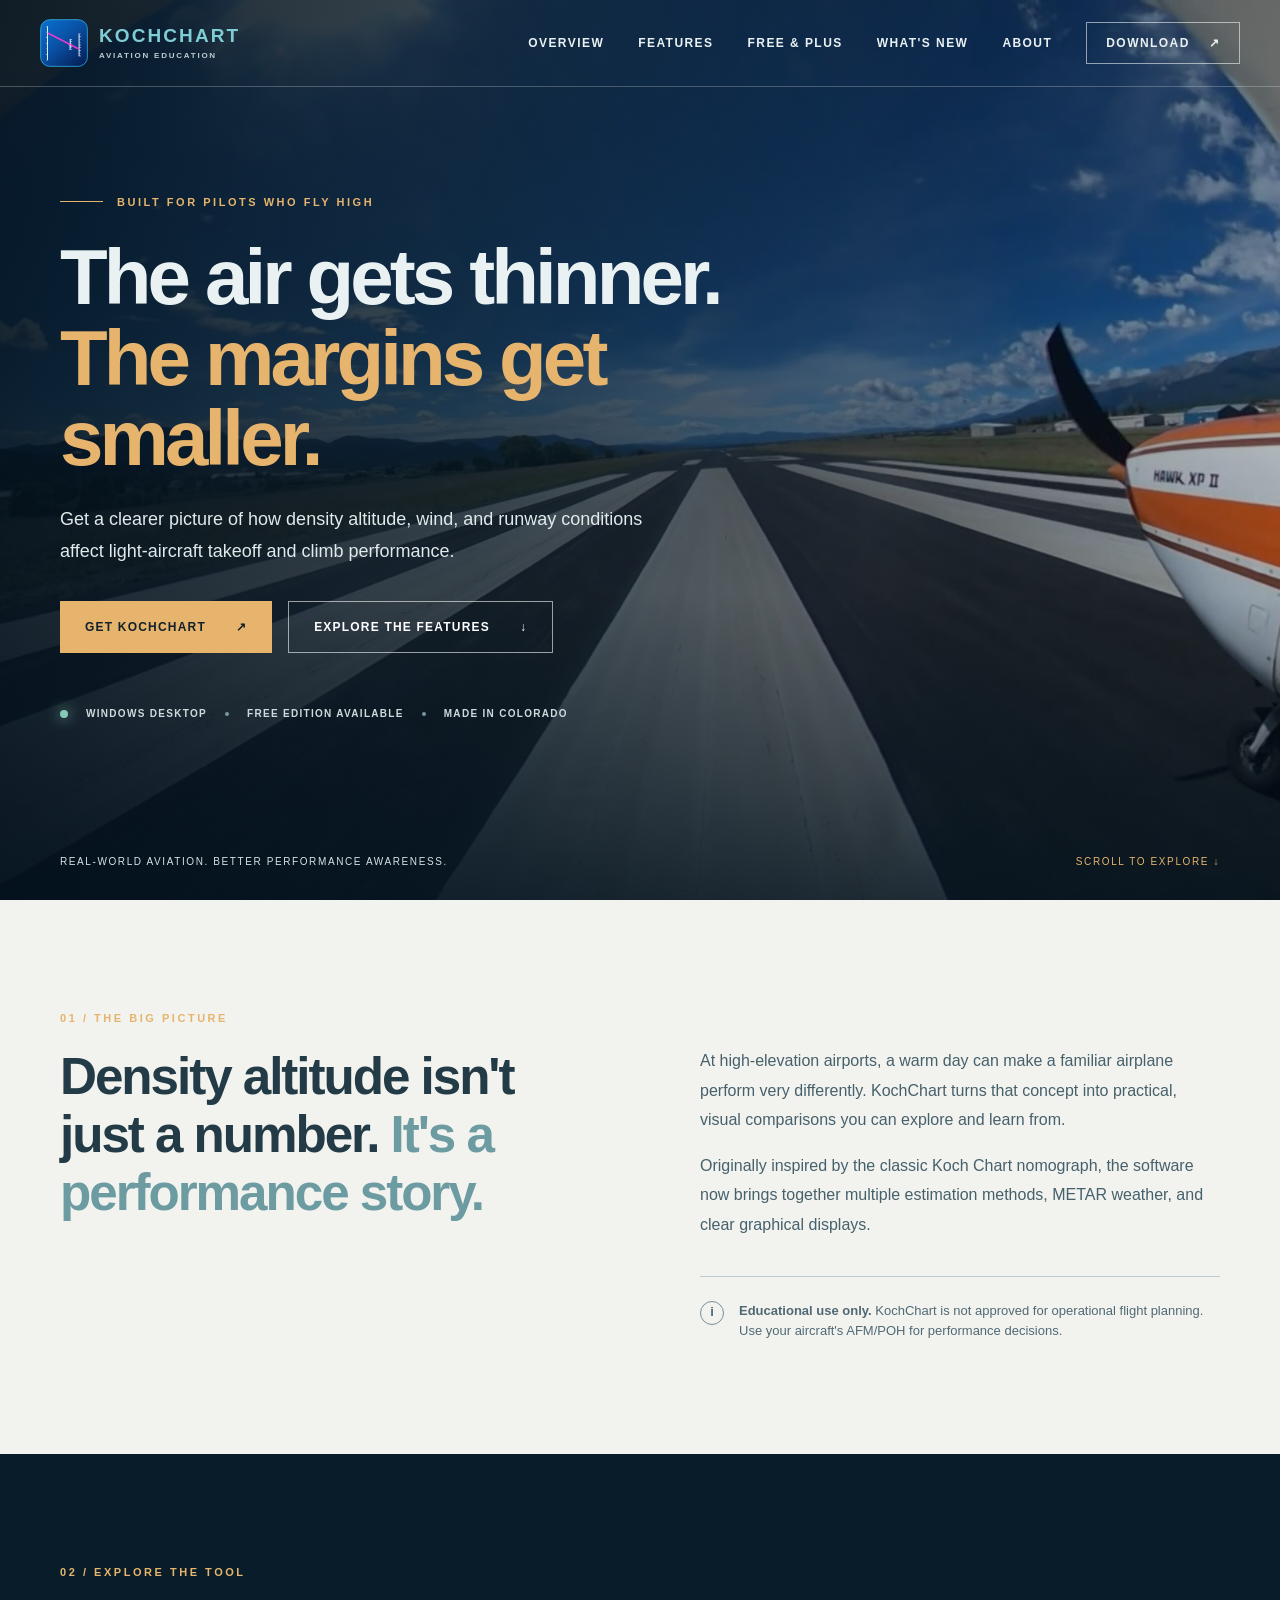
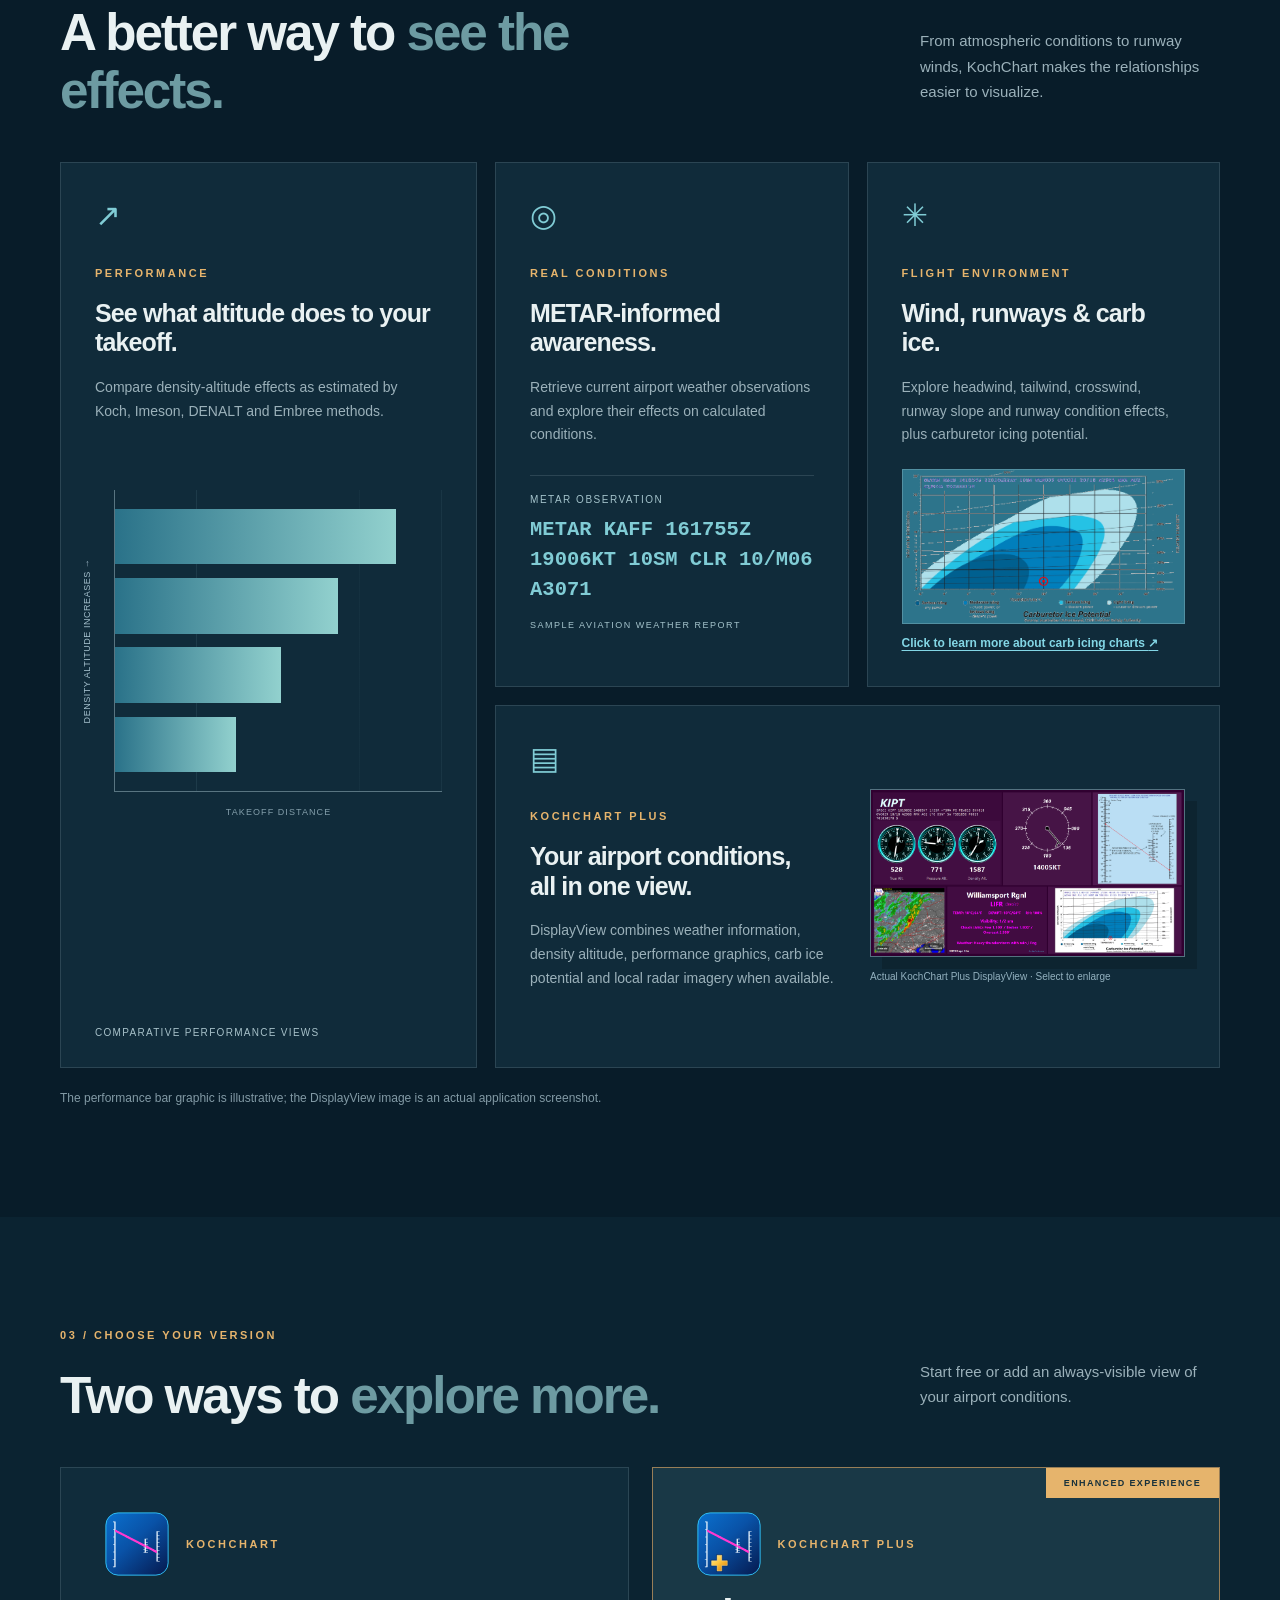
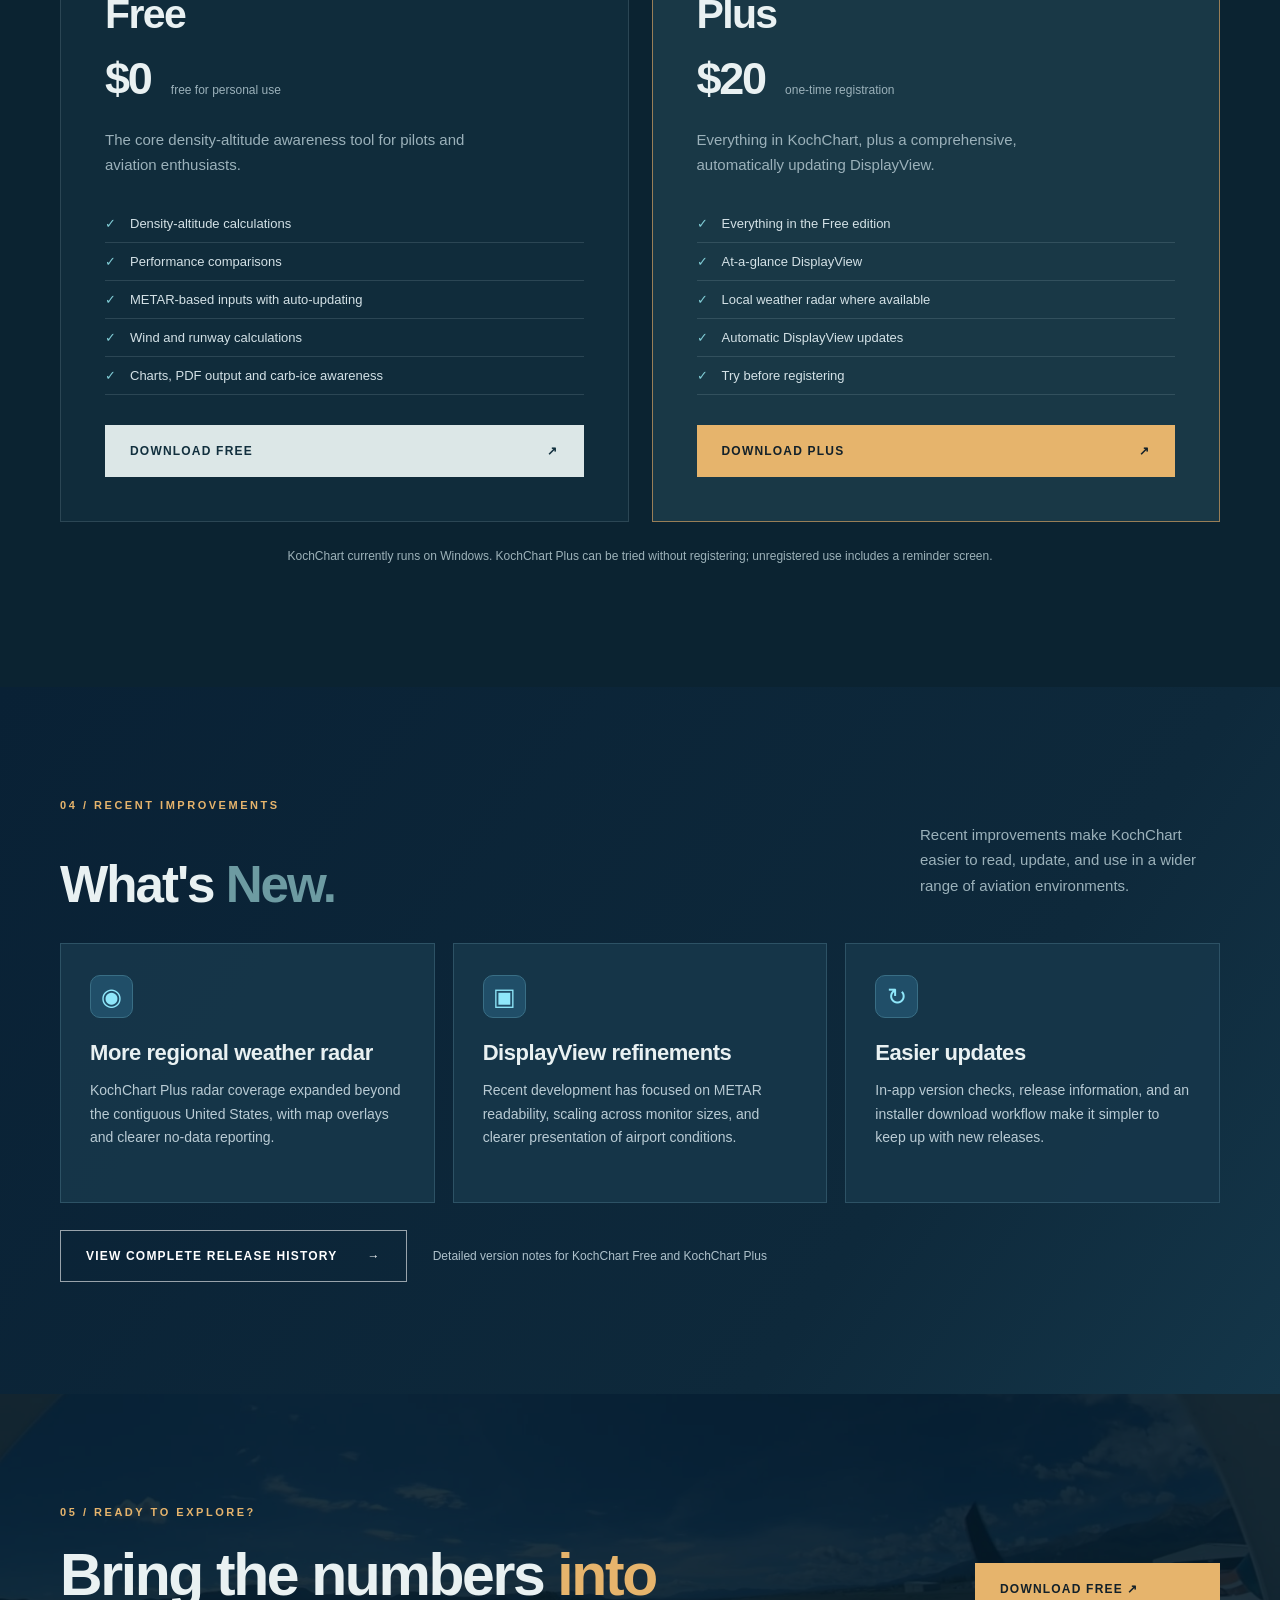
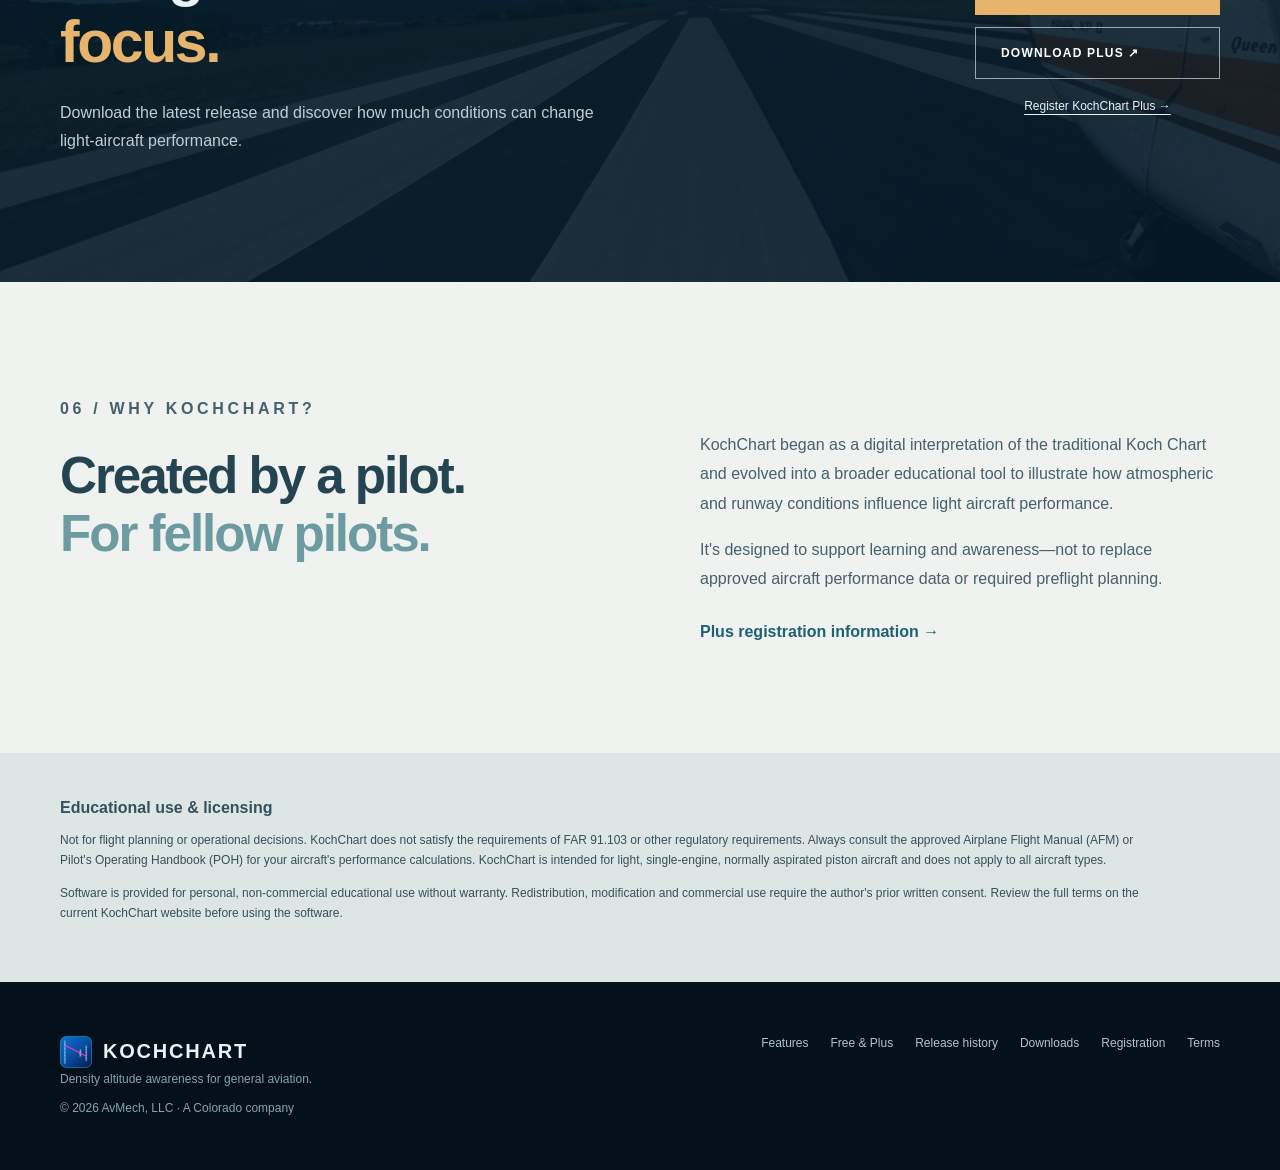
<file: index.html>
<!doctype html>
<html lang="en">
<head>
  <meta charset="utf-8">
  <meta name="viewport" content="width=device-width,initial-scale=1">
  <meta name="description" content="KochChart is a Windows educational tool for understanding density altitude and its effects on light aircraft performance.">
  <meta name="theme-color" content="#071722">
  <title>KochChart | Density altitude, made visible</title>
  <link rel="stylesheet" href="css/style.css">
  <script src="js/main.js" defer></script>
<link rel="icon" href="icon/favicon.ico" sizes="any">
</head>
<body>
  <a href="#main" class="skip">Skip to content</a>
  <header class="site-header" id="top">
    <div class="nav-wrap">
      <a class="brand" href="#top"><img class="brand-logo" src="images/branding/kochchart.svg" alt="" width="48" height="48"> <span class="brand-wordmark">KOCH<span>CHART</span><small>AVIATION EDUCATION</small></span></a>
      <button class="menu-toggle" aria-expanded="false" aria-controls="main-nav" aria-label="Toggle navigation">☰</button>
      <nav id="main-nav" aria-label="Main navigation"><a href="#why">Overview</a><a href="#features">Features</a><a href="#versions">Free & Plus</a><a href="#whats-new">What's New</a><a href="#about">About</a><a class="nav-download" href="#download">Download <span aria-hidden="true">↗</span></a></nav>
    </div>
  </header>
  <main id="main">
    <section class="hero" aria-labelledby="hero-title">
      <video class="hero-video" autoplay muted loop playsinline preload="metadata" poster="video/mountain-flying-poster.jpg" aria-hidden="true"><source src="video/mountain-flying.mp4" type="video/mp4"></video>
      <div class="hero-shade"></div>
      <div class="hero-inner container">
        <div class="hero-copy">
          <div class="eyebrow"><span class="eyebrow-line"></span> BUILT FOR PILOTS WHO FLY HIGH</div>
          <h1 id="hero-title">The air gets thinner.<br><em>The margins get smaller.</em></h1>
          <p>Get a clearer picture of how density altitude, wind, and runway conditions affect light-aircraft takeoff and climb performance.</p>
          <div class="hero-actions"><a class="btn btn-primary" href="#download">Get KochChart <span aria-hidden="true">↗</span></a><a class="btn btn-outline" href="#features">Explore the features <span aria-hidden="true">↓</span></a></div>
          <div class="hero-meta"><span class="status-dot"></span> WINDOWS DESKTOP <span class="sep"></span> FREE EDITION AVAILABLE <span class="sep"></span> MADE IN COLORADO</div>
        </div>
      </div>
      <div class="hero-footer container"><span>REAL-WORLD AVIATION. BETTER PERFORMANCE AWARENESS.</span><a href="#why">SCROLL TO EXPLORE ↓</a></div>
    </section>
    <section class="intro section" id="why"><div class="container intro-grid"><div><p class="overline">01 / THE BIG PICTURE</p><h2>Density altitude isn't just a number. <span>It's a performance story.</span></h2></div><div class="intro-right"><p>At high-elevation airports, a warm day can make a familiar airplane perform very differently. KochChart turns that concept into practical, visual comparisons you can explore and learn from.</p><p>Originally inspired by the classic Koch Chart nomograph, the software now brings together multiple estimation methods, METAR weather, and clear graphical displays.</p><div class="note"><span class="note-icon">i</span><span><strong>Educational use only.</strong> KochChart is not approved for operational flight planning. Use your aircraft's AFM/POH for performance decisions.</span></div></div></div></section>
    <section class="features section" id="features"><div class="container"><p class="overline">02 / EXPLORE THE TOOL</p><div class="section-heading"><h2>A better way to <span>see the effects.</span></h2><p>From atmospheric conditions to runway winds, KochChart makes the relationships easier to visualize.</p></div><div class="feature-grid"><article class="feature-card large"><span class="feature-icon">↗</span><span class="card-kicker">PERFORMANCE</span><h3>See what altitude does to your takeoff.</h3><p>Compare density-altitude effects as estimated by Koch, Imeson, DENALT and Embree methods.</p><div class="chart-illustration chart-horizontal" role="img" aria-label="Four horizontal bars show shorter takeoff distances higher on the chart and longer distances lower on the chart as density altitude increases"><div class="chart-grid"></div><div class="bars"><i style="width:88%"></i><i style="width:70%"></i><i style="width:52%"></i><i style="width:38%"></i></div><div class="chart-y-axis">DENSITY ALTITUDE INCREASES →</div><div class="chart-axis">TAKEOFF DISTANCE</div></div><span class="card-foot">COMPARATIVE PERFORMANCE VIEWS</span></article><article class="feature-card"><span class="feature-icon">◎</span><span class="card-kicker">REAL CONDITIONS</span><h3>METAR-informed awareness.</h3><p>Retrieve current airport weather observations and explore their effects on calculated conditions.</p><div class="metric-visual"><span>METAR OBSERVATION</span><strong class="metric-metar">METAR KAFF 161755Z 19006KT 10SM CLR 10/M06 A3071</strong><small>SAMPLE AVIATION WEATHER REPORT</small></div></article><article class="feature-card"><span class="feature-icon">✳</span><span class="card-kicker">FLIGHT ENVIRONMENT</span><h3>Wind, runways & carb ice.</h3><p>Explore headwind, tailwind, crosswind, runway slope and runway condition effects, plus carburetor icing potential.</p><a class="carb-ice-feature" href="carb-ice-charts.html" aria-label="Learn more about carburetor icing charts">
  <img src="images/carb-ice-chart.png" alt="KochChart carburetor icing potential chart, showing colored icing-risk regions by temperature and dew point depression" loading="lazy">
  <span class="carb-ice-caption">Click to learn more about carb icing charts <span aria-hidden="true">↗</span></span>
</a></article><article class="feature-card feature-wide"><div><span class="feature-icon">▤</span><span class="card-kicker">KOCHCHART PLUS</span><h3>Your airport conditions,<br>all in one view.</h3><p>DisplayView combines weather information, density altitude, performance graphics, carb ice potential and local radar imagery when available.</p></div><figure class="displayview-shot"><a href="images/displayview-kipt.png" target="_blank" rel="noopener" aria-label="Open full-size KochChart Plus DisplayView screenshot"><img src="images/displayview-kipt.png" alt="Actual KochChart Plus DisplayView at KIPT showing altimeters, wind, Koch Chart, radar, runway weather, and carburetor icing chart" loading="lazy"></a><figcaption>Actual KochChart Plus DisplayView · Select to enlarge</figcaption></figure></article></div><p class="illustration-disclaimer">The performance bar graphic is illustrative; the DisplayView image is an actual application screenshot.</p></div></section>
    <section class="versions section" id="versions"><div class="container"><p class="overline">03 / CHOOSE YOUR VERSION</p><div class="section-heading"><h2>Two ways to <span>explore more.</span></h2><p>Start free or add an always-visible view of your airport conditions.</p></div><div class="version-grid"><article class="version-card"><div class="edition-identity"><img src="images/branding/kochchart.svg" width="64" height="64" alt="KochChart icon"><span class="tier">KOCHCHART</span></div><h3>Free</h3><div class="price">$0 <small>free for personal use</small></div><p>The core density-altitude awareness tool for pilots and aviation enthusiasts.</p><ul><li>Density-altitude calculations</li><li>Performance comparisons</li><li>METAR-based inputs with auto-updating</li><li>Wind and runway calculations</li><li>Charts, PDF output and carb-ice awareness</li></ul><a class="btn btn-quiet" href="https://github.com/MtnFlyer83/AppBinaries/releases" target="_blank" rel="noopener noreferrer">Download Free <span aria-hidden="true">↗</span></a></article><article class="version-card premium"><div class="popular">ENHANCED EXPERIENCE</div><div class="edition-identity"><img src="images/branding/kochchart-plus.svg" width="64" height="64" alt="KochChart Plus icon"><span class="tier">KOCHCHART PLUS</span></div><h3>Plus</h3><div class="price">$20 <small>one-time registration</small></div><p>Everything in KochChart, plus a comprehensive, automatically updating DisplayView.</p><ul><li>Everything in the Free edition</li><li>At-a-glance DisplayView</li><li>Local weather radar where available</li><li>Automatic DisplayView updates</li><li>Try before registering</li></ul><a class="btn btn-primary" href="https://github.com/MtnFlyer83/KochChart-Plus/releases" target="_blank" rel="noopener noreferrer">Download Plus <span aria-hidden="true">↗</span></a></article></div><p class="versions-foot">KochChart currently runs on Windows. KochChart Plus can be tried without registering; unregistered use includes a reminder screen.</p></div></section>
    <section class="whats-new section" id="whats-new" aria-labelledby="whats-new-title">
      <div class="container"><p class="overline">04 / RECENT IMPROVEMENTS</p>
        <div class="section-heading"><h2 id="whats-new-title">What's <span>New.</span></h2><p>Recent improvements make KochChart easier to read, update, and use in a wider range of aviation environments.</p></div>
        <div class="news-grid">
          <article class="news-card"><span class="news-icon" aria-hidden="true">◉</span><h3>More regional weather radar</h3><p>KochChart Plus radar coverage expanded beyond the contiguous United States, with map overlays and clearer no-data reporting.</p></article>
          <article class="news-card"><span class="news-icon" aria-hidden="true">▣</span><h3>DisplayView refinements</h3><p>Recent development has focused on METAR readability, scaling across monitor sizes, and clearer presentation of airport conditions.</p></article>
          <article class="news-card"><span class="news-icon" aria-hidden="true">↻</span><h3>Easier updates</h3><p>In-app version checks, release information, and an installer download workflow make it simpler to keep up with new releases.</p></article>
        </div>
        <div class="news-actions"><a class="btn btn-outline" href="release-history.html">View complete release history <span aria-hidden="true">→</span></a><span>Detailed version notes for KochChart Free and KochChart Plus</span></div>
      </div>
    </section>
    <section class="cta section" id="download"><div class="container cta-inner"><div><p class="overline">05 / READY TO EXPLORE?</p><h2>Bring the numbers <em>into focus.</em></h2><p>Download the latest release and discover how much conditions can change light-aircraft performance.</p></div><div class="cta-buttons"><a class="btn btn-primary" href="https://github.com/MtnFlyer83/AppBinaries/releases" target="_blank" rel="noopener noreferrer">Download Free ↗</a><a class="btn btn-outline" href="https://github.com/MtnFlyer83/KochChart-Plus/releases" target="_blank" rel="noopener noreferrer">Download Plus ↗</a><a class="register-link" href="https://kochchart.com/registration">Register KochChart Plus →</a></div></div></section>
    <section class="about section" id="about"><div class="container about-grid"><div><p class="overline">06 / WHY KOCHCHART?</p><h2>Created by a pilot.<br><span>For fellow pilots.</span></h2></div><div><p>KochChart began as a digital interpretation of the traditional Koch Chart and evolved into a broader educational tool to illustrate how atmospheric and runway conditions influence light aircraft performance.</p><p>It's designed to support learning and awareness—not to replace approved aircraft performance data or required preflight planning.</p><a class="text-link" href="https://kochchart.com/registration">Plus registration information →</a></div></div></section>
    <section class="legal section" id="legal"><div class="container"><h2>Educational use & licensing</h2><p>Not for flight planning or operational decisions. KochChart does not satisfy the requirements of FAR 91.103 or other regulatory requirements. Always consult the approved Airplane Flight Manual (AFM) or Pilot's Operating Handbook (POH) for your aircraft's performance calculations. KochChart is intended for light, single-engine, normally aspirated piston aircraft and does not apply to all aircraft types.</p><p>Software is provided for personal, non-commercial educational use without warranty. Redistribution, modification and commercial use require the author's prior written consent. Review the full terms on the current KochChart website before using the software.</p></div></section>
  </main>
  <footer class="footer"><div class="container footer-inner"><div><span class="footer-brand"><img src="images/branding/kochchart.svg" alt="" width="32" height="32"> KOCHCHART</span><p>Density altitude awareness for general aviation.</p><small>© 2026 AvMech, LLC · A Colorado company</small></div><div class="footer-links"><a href="#features">Features</a><a href="#versions">Free & Plus</a><a href="release-history.html">Release history</a><a href="#download">Downloads</a><a href="https://kochchart.com/registration">Registration</a><a href="terms.html">Terms</a></div></div></footer>
</body>
</html>
</file>
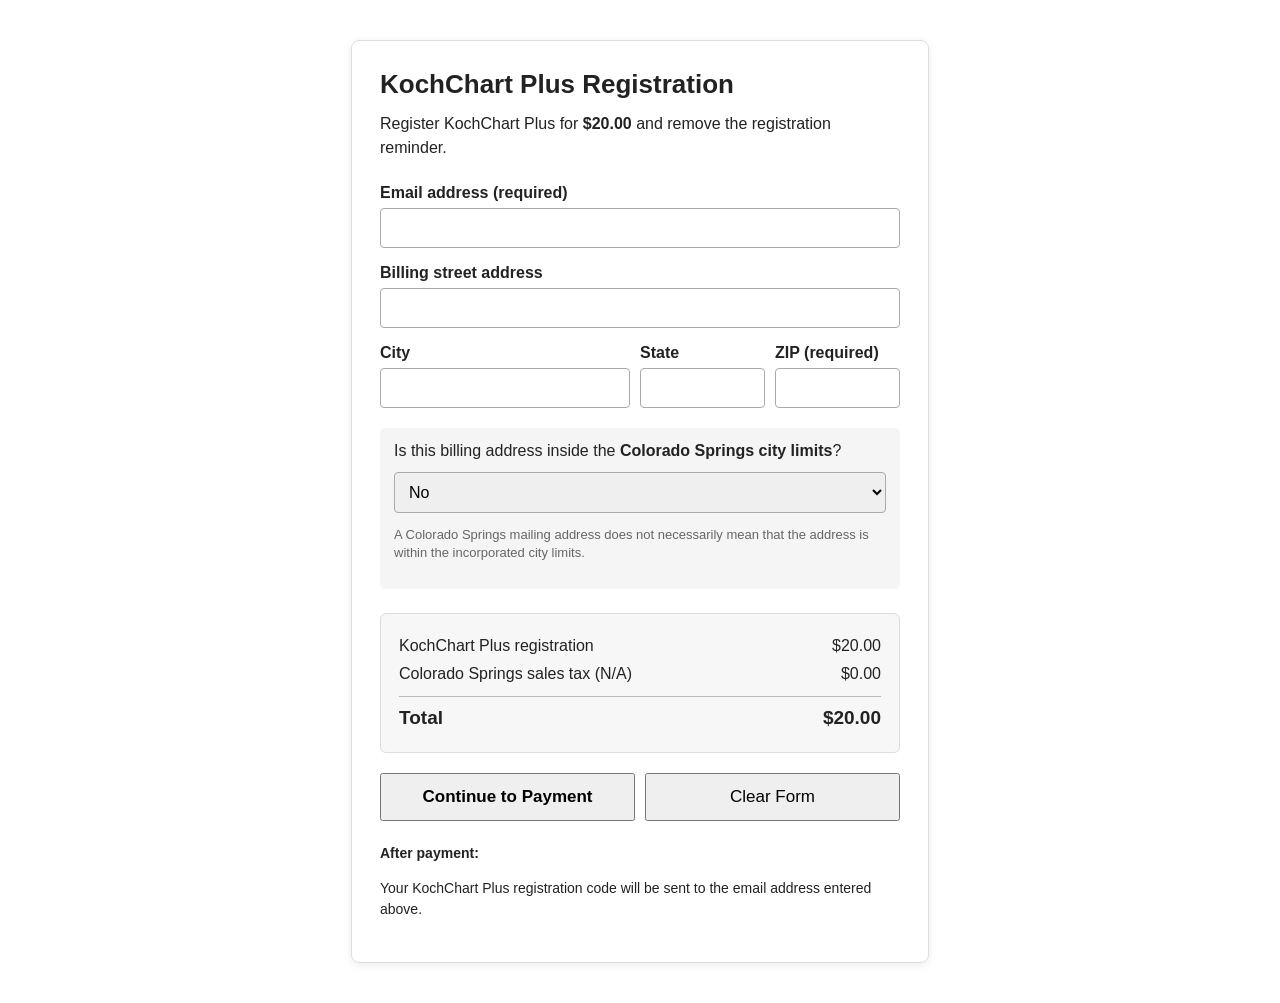
<file: registration.html>
<!DOCTYPE html>
<html lang="en">
<head>
    <meta charset="UTF-8">
    <meta name="viewport" content="width=device-width, initial-scale=1.0">

     <!-- Favicon (optional) -->
 <link rel="icon" href="icon/favicon.ico" type="image/x-icon" />

    <title>KochChart Plus Registration</title>

    <style>
        body {
            font-family: Arial, Helvetica, sans-serif;
            background-color: #ffffff;
            color: #222222;
            margin: 0;
            padding: 0;
        }

        .registration-container {
            max-width: 520px;
            margin: 40px auto;
            padding: 28px;
            border: 1px solid #dddddd;
            border-radius: 8px;
            box-shadow: 0 2px 8px rgba(0,0,0,0.08);
        }

        h1 {
            font-size: 26px;
            margin-top: 0;
            margin-bottom: 12px;
        }

        .intro {
            line-height: 1.5;
            margin-bottom: 24px;
        }

        .field-group {
            margin-bottom: 16px;
        }

        label {
            display: block;
            font-weight: bold;
            margin-bottom: 6px;
        }

        input,
        select {
            width: 100%;
            box-sizing: border-box;
            padding: 10px;
            font-size: 16px;
            border: 1px solid #aaaaaa;
            border-radius: 4px;
        }

        .address-row {
            display: flex;
            gap: 10px;
        }

        .address-row .city {
            flex: 2;
        }

        .address-row .state {
            flex: 1;
        }

        .address-row .zip {
            flex: 1;
        }

        .tax-question {
            margin-top: 20px;
            padding: 14px;
            background-color: #f5f5f5;
            border-radius: 5px;
        }

        .tax-question label {
            font-weight: normal;
        }

        .tax-question select {
            margin-top: 6px;
        }

        .price-box {
            margin-top: 24px;
            padding: 18px;
            background-color: #f7f7f7;
            border: 1px solid #dddddd;
            border-radius: 6px;
        }

        .price-line {
            display: flex;
            justify-content: space-between;
            padding: 5px 0;
        }

        .total-line {
            border-top: 1px solid #bbbbbb;
            margin-top: 8px;
            padding-top: 10px;
            font-weight: bold;
            font-size: 19px;
        }

        .payment-section {
            margin-top: 26px;
        }

        .payment-section h2 {
            font-size: 20px;
            margin-bottom: 12px;
        }

        .payment-placeholder {
            padding: 18px;
            margin-bottom: 12px;
            text-align: center;
            border: 1px dashed #aaaaaa;
            border-radius: 5px;
            background-color: #fafafa;
            color: #666666;
        }

        .after-payment {
            margin-top: 22px;
            line-height: 1.5;
            font-size: 14px;
        }

        .small-note {
            color: #666666;
            font-size: 13px;
            line-height: 1.4;
        }

        @media (max-width: 560px) {
            .registration-container {
                margin: 15px;
                padding: 20px;
            }

            .address-row {
                display: block;
            }

            .address-row > div {
                margin-bottom: 16px;
            }
        }
    </style>
    <script 
  src="https://www.paypal.com/sdk/js?client-id=BAA_8wA43fp_mfrLNthd1yXTrq7boNNx8EcTkQgtuSi0DpGP88hqqTKLvCtJ6EGuDggVmPHCtrP1f5mZW8&components=hosted-buttons&enable-funding=venmo&currency=USD">
    </script>
</head>

<body>

<div class="registration-container">

    <h1>KochChart Plus Registration</h1>

    <div class="intro">
        Register KochChart Plus for <strong>$20.00</strong> and remove
        the registration reminder.
    </div>

    <form id="registrationForm">
        <input type="hidden" id="submittedTax" name="Sales Tax">
        <input type="hidden" id="submittedTotal" name="Total">
        <input type="hidden" id="submittedCityTax" name="Colorado Springs Tax Applies">

        <div class="field-group">
            <label for="email">Email address (required)</label>
            <input
                type="email"
                id="email"
                name="email"
                required
                autocomplete="email">
        </div>


        <div class="field-group">
            <label for="address">Billing street address</label>
            <input
                type="text"
                id="address"
                name="address"
                autocomplete="street-address">
        </div>


        <div class="address-row">

            <div class="city">
                <label for="city">City</label>
                <input
                    type="text"
                    id="city"
                    name="city"
                    autocomplete="address-level2">
            </div>

            <div class="state">
                <label for="state">State</label>
                <input
                    type="text"
                    id="state"
                    name="state"
                    maxlength="2"
                    autocomplete="address-level1">
            </div>

            <div class="zip">
                <label for="zip">ZIP (required)</label>
                <input
                    type="text"
                    id="zip"
                    name="zip"
                    maxlength="10"
                       required
                    autocomplete="postal-code">
            </div>

        </div>


        <div class="tax-question">

            <label for="cosResident">
                Is this billing address inside the
                <strong>Colorado Springs city limits</strong>?
            </label>

            <select id="cosResident" name="cosResident">
                <option value="no">No</option>
                <option value="yes">Yes</option>
            </select>

            <p class="small-note">
                A Colorado Springs mailing address does not necessarily
                mean that the address is within the incorporated city limits.
            </p>

        </div>


        <div class="price-box">

            <div class="price-line">
                <span>KochChart Plus registration</span>
                <span>$20.00</span>
            </div>

            <div class="price-line" id="taxLine">
                <span id="taxLabel">Colorado Springs sales tax (N/A)</span>
                <span id="taxAmount">$0.00</span>
            </div>

            <div class="price-line total-line">
                <span>Total</span>
                <span id="totalAmount">$20.00</span>
            </div>

        </div>

        <div style="margin-top: 20px; display: flex; gap: 10px;">

            <button
                type="submit"
                id="continueButton"
                style="
                    flex: 1;
                    padding: 12px;
                    font-size: 17px;
                    font-weight: bold;
                    cursor: pointer;
                ">
                Continue to Payment
            </button>

            <button
                type="button"
                id="clearButton"
                style="
                    flex: 1;
                    padding: 12px;
                    font-size: 17px;
                    cursor: pointer;
                ">
                Clear Form
            </button>

        </div>

        <div id="formStatus"
             style="margin-top: 12px; font-size: 14px;">
        </div>

       <div id="paymentArea" style="display: none; margin-top: 25px;">

            <h2>Payment</h2>

            <div id="paypal-container-FGMGX8HTKU832"></div>

            <script>
                paypal.HostedButtons({
                    hostedButtonId: "FGMGX8HTKU832",
                }).render("#paypal-container-FGMGX8HTKU832")
            </script>

       </div>

        <div class="after-payment">

            <strong>After payment:</strong>

            <p>
                Your KochChart Plus registration code will be sent to
                the email address entered above.
            </p>

        </div>

    </form>

</div>


<script>
    const registrationPrice = 20.00;
    const coloradoSpringsTaxRate = 0.0307;

    const cosResident =
        document.getElementById("cosResident");

    const taxLabel =
        document.getElementById("taxLabel");

    const taxAmount =
        document.getElementById("taxAmount");

    const totalAmount =
        document.getElementById("totalAmount");

    const clearButton =
        document.getElementById("clearButton");


    function updateTotal() {

        let tax = 0;

        if (cosResident.value === "yes") {

            tax = registrationPrice *
                  coloradoSpringsTaxRate;

            taxLabel.textContent =
                "Colorado Springs sales tax (3.07%)";
        }
        else {

            taxLabel.textContent =
                "Colorado Springs sales tax (N/A)";
        }


        const total =
            registrationPrice + tax;


        taxAmount.textContent =
            "$" + tax.toFixed(2);

        totalAmount.textContent =
            "$" + total.toFixed(2);

        document.getElementById("submittedTax").value =
            "$" + tax.toFixed(2);

        document.getElementById("submittedTotal").value =
            "$" + total.toFixed(2);

        document.getElementById("submittedCityTax").value =
            cosResident.value === "yes" ? "Yes" : "No";
    }


    cosResident.addEventListener(
        "change",
        updateTotal
    );


    updateTotal();

    const registrationForm =
    document.getElementById("registrationForm");

    const continueButton =
        document.getElementById("continueButton");

    const formStatus =
        document.getElementById("formStatus");

    const paymentArea =
        document.getElementById("paymentArea");

    clearButton.addEventListener("click", function() {

    registrationForm.reset();

    updateTotal();

    formStatus.textContent = "";

    paymentArea.style.display = "none";

    continueButton.style.display = "";
    continueButton.disabled = false;
    continueButton.textContent =
        "Continue to Payment";
    });


    registrationForm.addEventListener("submit", async function(event) {

        event.preventDefault();

        if (!registrationForm.checkValidity()) {
            registrationForm.reportValidity();
            return;
        }

        continueButton.disabled = true;
        continueButton.textContent = "Submitting...";

        formStatus.textContent = "";

        const formData =
            new FormData(registrationForm);

        try {

            const response = await fetch(
                "https://formspree.io/f/xvkgeoge",
                {
                    method: "POST",
                    body: formData,
                    headers: {
                        "Accept": "application/json"
                    }
                }
            );

            if (response.ok) {

                formStatus.textContent =
                    "Registration information received. Please complete payment below.";

                paymentArea.style.display = "block";

                continueButton.style.display = "none";

            }
            else {

                formStatus.textContent =
                    "There was a problem submitting your registration information. Please try again.";

                continueButton.disabled = false;
                continueButton.textContent =
                    "Continue to Payment";
            }
        }
        catch (error) {

            formStatus.textContent =
                "Unable to submit the registration information. Please check your connection and try again.";

            continueButton.disabled = false;
            continueButton.textContent =
                "Continue to Payment";
        }
    });
</script>

</body>
</html>
</file>
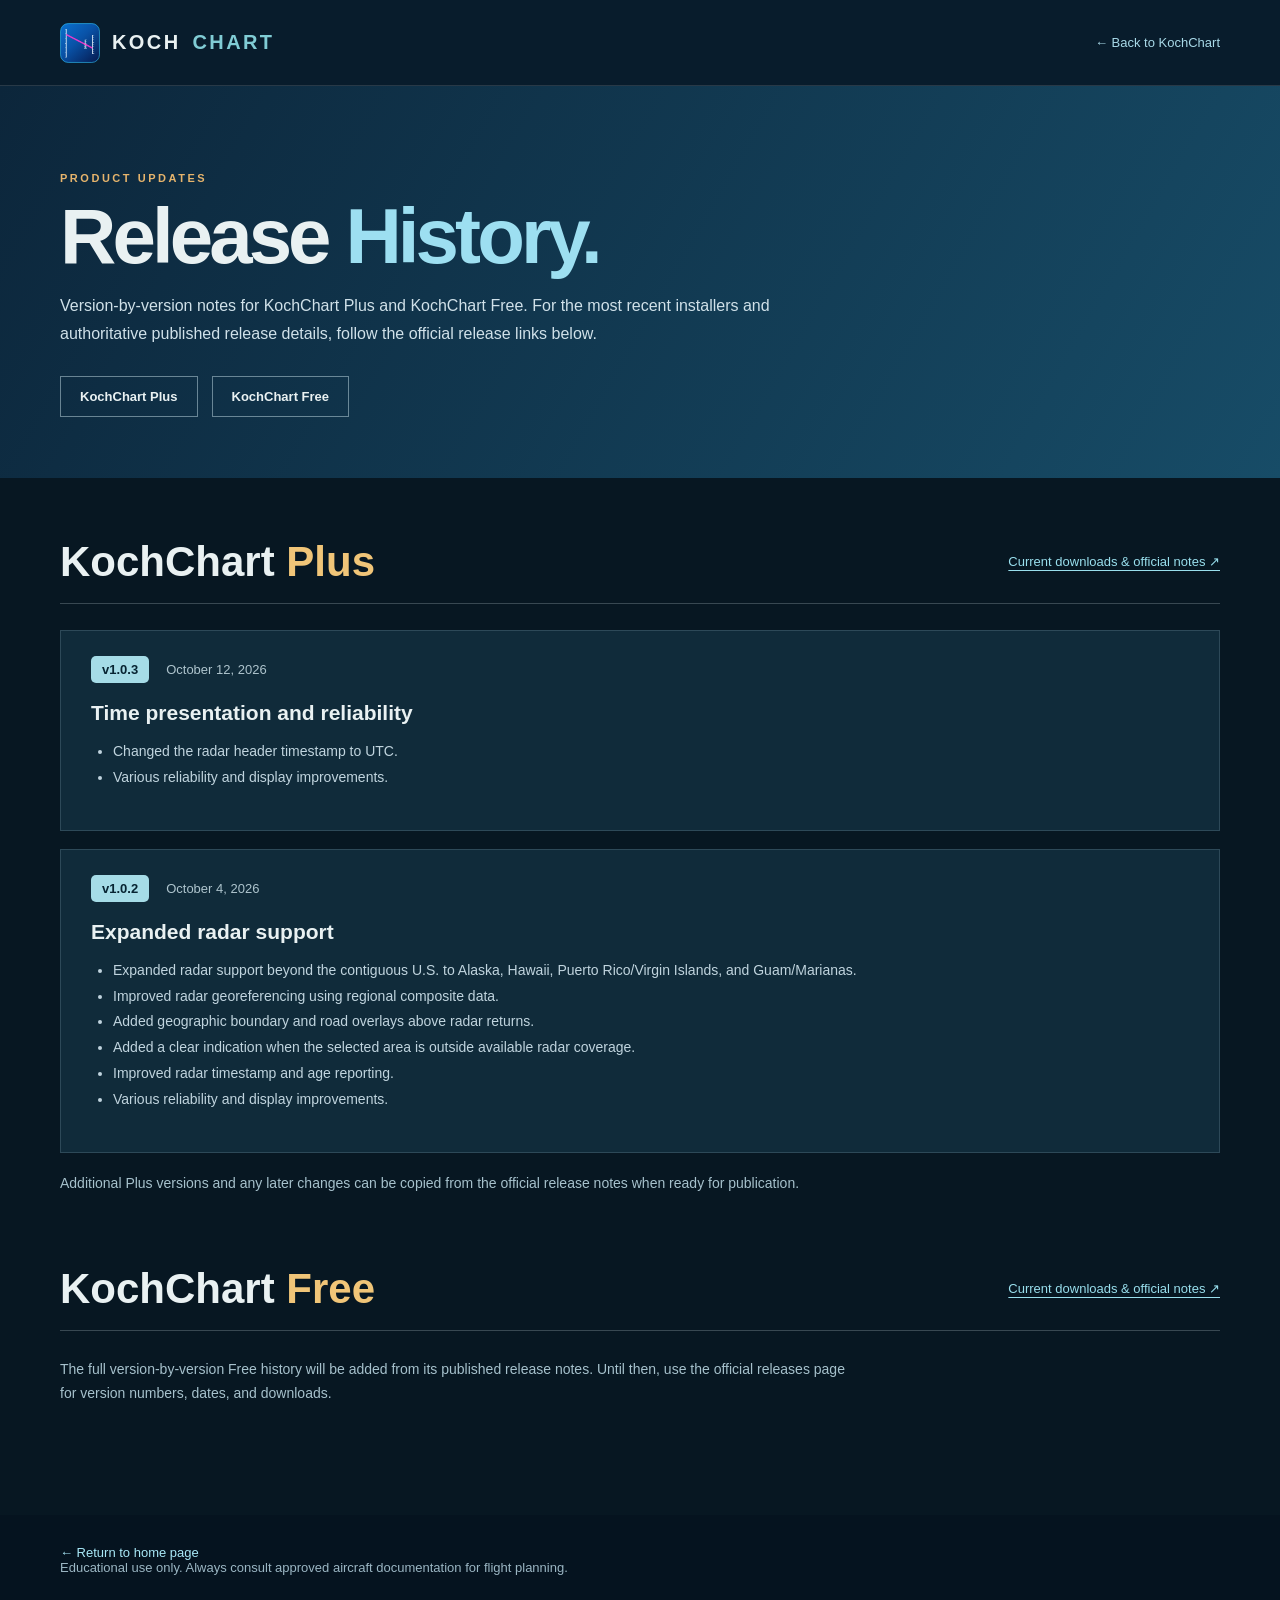
<file: release-history.html>
<!doctype html>
<html lang="en"><head><meta charset="utf-8"><meta name="viewport" content="width=device-width,initial-scale=1"><meta name="theme-color" content="#071722"><meta name="description" content="KochChart and KochChart Plus release history and improvements."><title>Release History | KochChart</title><link rel="stylesheet" href="css/style.css"><link rel="icon" href="icon/favicon.ico" sizes="any">
</head>
<body class="releases-page"><a class="skip" href="#main">Skip to content</a><header class="release-header"><div class="container release-top"><a href="index.html" class="release-brand"><img src="images/branding/kochchart.svg" alt="" width="40" height="40"> KOCH<span>CHART</span></a><a href="index.html#whats-new">← Back to KochChart</a></div></header>
<main id="main"><section class="release-intro"><div class="container"><p class="overline">PRODUCT UPDATES</p><h1>Release <span>History.</span></h1><p>Version-by-version notes for KochChart Plus and KochChart Free. For the most recent installers and authoritative published release details, follow the official release links below.</p><nav class="release-tabs" aria-label="Jump to edition"><a href="#plus">KochChart Plus</a><a href="#free">KochChart Free</a></nav></div></section>
<div class="container release-content"><section id="plus" aria-labelledby="plus-title"><div class="release-edition"><h2 id="plus-title">KochChart <span>Plus</span></h2><a href="https://github.com/MtnFlyer83/KochChart-Plus/releases" target="_blank" rel="noopener noreferrer">Current downloads & official notes ↗</a></div>
<!-- Add published Plus versions above the entries below, newest first. Verify version and date before posting. -->
<article class="release-entry"><div class="release-label"><span class="release-tag">v1.0.3</span><time datetime="2026-10-12">October 12, 2026</time></div><h3>Time presentation and reliability</h3><ul><li>Changed the radar header timestamp to UTC.</li><li>Various reliability and display improvements.</li></ul></article>
<article class="release-entry"><div class="release-label"><span class="release-tag">v1.0.2</span><time datetime="2026-10-04">October 4, 2026</time></div><h3>Expanded radar support</h3><ul><li>Expanded radar support beyond the contiguous U.S. to Alaska, Hawaii, Puerto Rico/Virgin Islands, and Guam/Marianas.</li><li>Improved radar georeferencing using regional composite data.</li><li>Added geographic boundary and road overlays above radar returns.</li><li>Added a clear indication when the selected area is outside available radar coverage.</li><li>Improved radar timestamp and age reporting.</li><li>Various reliability and display improvements.</li></ul></article>
<p class="release-note">Additional Plus versions and any later changes can be copied from the official release notes when ready for publication.</p></section>
<section id="free" aria-labelledby="free-title"><div class="release-edition"><h2 id="free-title">KochChart <span>Free</span></h2><a href="https://github.com/MtnFlyer83/AppBinaries/releases" target="_blank" rel="noopener noreferrer">Current downloads & official notes ↗</a></div>
<p class="release-note">The full version-by-version Free history will be added from its published release notes. Until then, use the official releases page for version numbers, dates, and downloads.</p></section>
</div></main><footer class="release-footer"><div class="container"><a href="index.html">← Return to home page</a><p>Educational use only. Always consult approved aircraft documentation for flight planning.</p></div></footer></body></html>
</file>
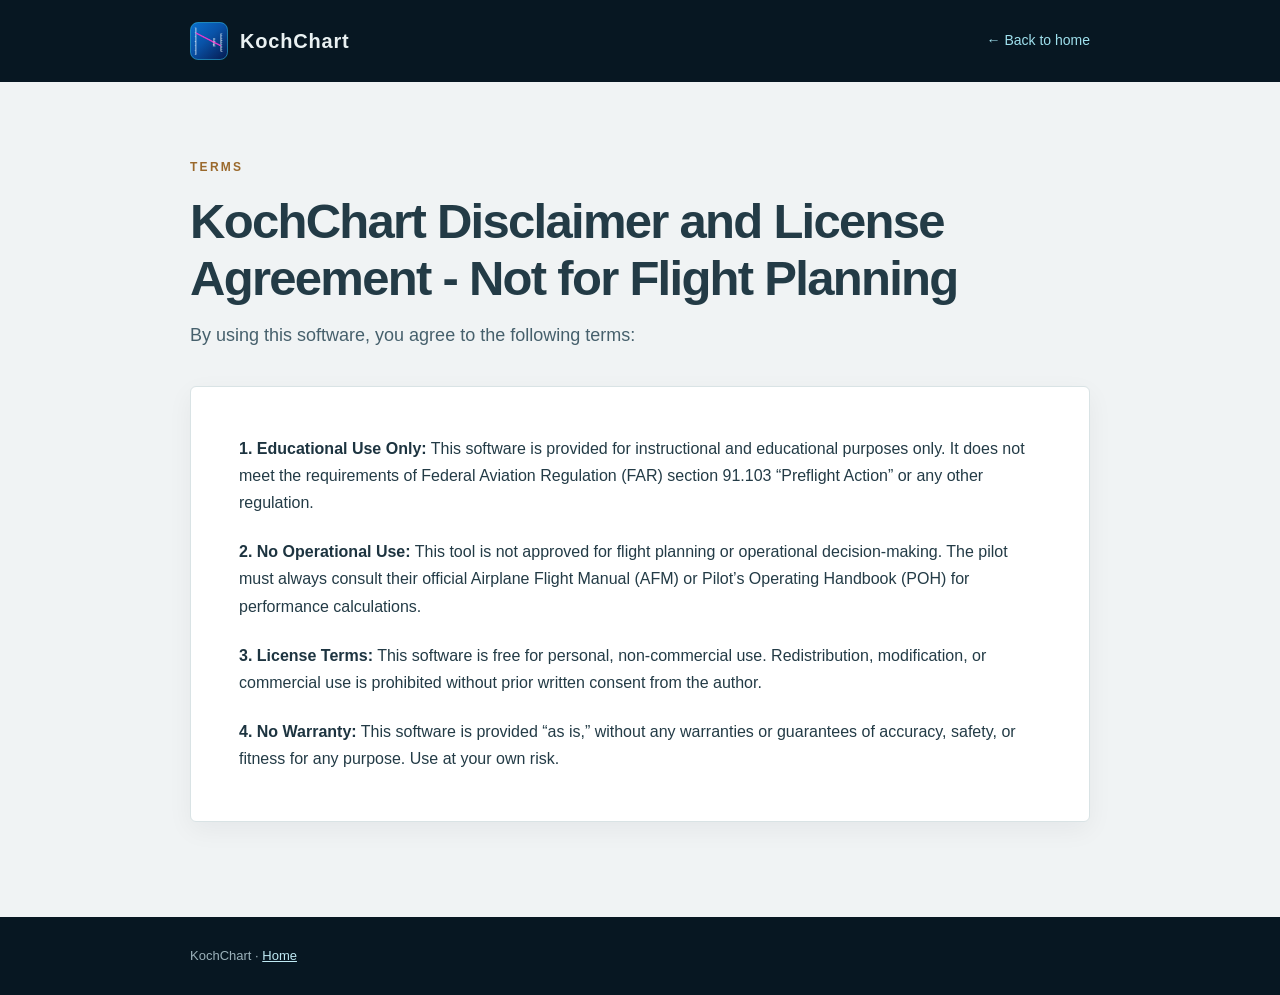
<file: terms.html>
<!doctype html>
<html lang="en">
<head>
  <meta charset="utf-8">
  <meta name="viewport" content="width=device-width, initial-scale=1">
  <meta name="description" content="KochChart disclaimer and license agreement — not for flight planning.">
  <title>Terms — KochChart</title>
  <style>
    :root { color-scheme: light; --ink: #233b46; --muted:#46606c; --gold:#e6b46c; --navy:#071722; }
    * { box-sizing: border-box; }
    body { margin:0; font-family: Inter, 'Segoe UI', Arial, sans-serif; color:var(--ink); background:#f0f3f4; line-height:1.7; }
    header { background:var(--navy); color:#e9f1f2; }
    .wrap { width:min(900px, calc(100% - 40px)); margin:auto; }
    .head { display:flex; justify-content:space-between; align-items:center; padding:22px 0; gap:24px; flex-wrap:wrap; }
    .brand { display:inline-flex; align-items:center; gap:12px; font-size:20px; font-weight:800; letter-spacing:.04em; color:#e9f1f2; text-decoration:none; }
    .back { color:#9fe0ed; text-decoration:none; font-size:14px; }
    main { padding:75px 0 95px; }
    .eyebrow { text-transform:uppercase; color:#9a692c; font-size:12px; font-weight:800; letter-spacing:.19em; }
    h1 { font-size:clamp(32px, 5vw, 49px); letter-spacing:-.035em; line-height:1.15; margin:16px 0 14px; }
    .subtitle { color:var(--muted); font-size:18px; margin:0 0 35px; }
    .agreement { background:white; border:1px solid #d9e3e5; border-radius:6px; padding:clamp(24px, 5vw, 48px); box-shadow:0 8px 26px rgba(7,23,34,.05); }
    .agreement p { margin:0 0 22px; }
    .agreement p:last-child { margin-bottom:0; }
    .agreement strong { color:#1d3440; }
    footer { padding:28px 0; background:#071722; color:#9bb1ba; font-size:13px; }
    footer a { color:#bfeaf4; }
  </style>
<link rel="icon" href="icon/favicon.ico" sizes="any">
</head>
<body>
  <header>
    <div class="wrap head">
      <a class="brand" href="index.html"><img src="images/branding/kochchart.svg" alt="" width="38" height="38">KochChart</a>
      <a class="back" href="index.html">← Back to home</a>
    </div>
  </header>
  <main class="wrap">
    <div class="eyebrow">Terms</div>
    <h1>KochChart Disclaimer and License Agreement - Not for Flight Planning</h1>
    <p class="subtitle">By using this software, you agree to the following terms:</p>
    <div class="agreement">
      <p><strong>1. Educational Use Only:</strong> This software is provided for instructional and educational purposes only. It does not meet the requirements of Federal Aviation Regulation (FAR) section 91.103 “Preflight Action” or any other regulation.</p>
      <p><strong>2. No Operational Use:</strong> This tool is not approved for flight planning or operational decision-making. The pilot must always consult their official Airplane Flight Manual (AFM) or Pilot’s Operating Handbook (POH) for performance calculations.</p>
      <p><strong>3. License Terms:</strong> This software is free for personal, non-commercial use. Redistribution, modification, or commercial use is prohibited without prior written consent from the author.</p>
      <p><strong>4. No Warranty:</strong> This software is provided “as is,” without any warranties or guarantees of accuracy, safety, or fitness for any purpose. Use at your own risk.</p>
    </div>
  </main>
  <footer><div class="wrap">KochChart · <a href="index.html">Home</a></div></footer>
</body>
</html>
</file>
<file: css/style.css>
:root{--bg:#071722;--bg2:#0d2230;--panel:#112b39;--ink:#e9f1f2;--muted:#9bb1ba;--accent:#e6b46c;--teal:#80ccd5;--line:rgba(201,226,234,.14)}*{box-sizing:border-box}html{scroll-behavior:smooth}body{margin:0;background:var(--bg);color:var(--ink);font-family:Inter,'Segoe UI',Arial,sans-serif;-webkit-font-smoothing:antialiased}a{color:inherit;text-decoration:none}button{font:inherit}.container{width:min(1160px,calc(100% - 80px));margin:auto}.skip{position:absolute;top:-100px;left:10px;background:white;color:black;z-index:30;padding:10px}.skip:focus{top:10px}.site-header{position:absolute;top:0;left:0;right:0;z-index:10;border-bottom:1px solid rgba(255,255,255,.24)}.nav-wrap{width:min(1310px,calc(100% - 80px));height:86px;display:flex;align-items:center;justify-content:space-between;margin:auto}.brand{font-weight:850;letter-spacing:.11em;font-size:19px;display:flex;align-items:center;gap:3px;position:relative}.brand>span:not(.brand-mark){color:var(--teal)}.brand-mark{font-size:33px;color:var(--accent);margin-right:8px}.brand small{position:absolute;left:46px;top:28px;letter-spacing:.22em;font-size:8px;color:#bccdd1;font-weight:600}.nav-wrap nav{display:flex;gap:34px;align-items:center;font-size:12px;font-weight:700;text-transform:uppercase;letter-spacing:.12em}.nav-wrap nav a:hover,.text-link:hover{color:var(--accent)}.nav-wrap .nav-download{border:1px solid rgba(255,255,255,.55);padding:13px 19px}.nav-download span{margin-left:14px}.menu-toggle{display:none}
.hero {
    height: min(900px,100svh);
    min-height: 675px;
    position: relative;
    overflow: hidden;
    background-color: #183447;
    background-image: url('../video/mountain-flying-poster.jpg');
    background-position: center;
    background-size: cover;
}.hero-video{position:absolute;inset:0;width:100%;height:100%;object-fit:cover;z-index:0}.hero-shade{position:absolute;inset:0;background:linear-gradient(90deg,rgba(3,17,29,.9) 0%,rgba(4,20,32,.76) 37%,rgba(3,17,29,.28) 100%),linear-gradient(0deg,rgba(5,19,30,.74),transparent 34%,rgba(3,17,29,.15));z-index:1}.hero-inner{position:relative;z-index:2;height:100%;display:flex;align-items:center;padding-top:66px}.hero-copy{max-width:800px}.eyebrow,.overline,.card-kicker,.tier{color:var(--accent);font-weight:800;font-size:11px;letter-spacing:.23em}.eyebrow{display:flex;align-items:center;gap:14px}.eyebrow-line{width:43px;height:1px;background:var(--accent)}h1,h2,h3,p{margin-top:0}h1{font-size:clamp(50px,6.1vw,91px);line-height:1.035;letter-spacing:-.05em;font-weight:790;margin:29px 0 25px}h1 em,.cta h2 em{font-style:normal;color:var(--accent)}.hero-copy>p{max-width:610px;font-size:18px;line-height:1.75;color:#e0e9eb}.hero-actions{display:flex;gap:16px;flex-wrap:wrap;margin:34px 0 55px}.btn{min-height:52px;padding:16px 25px;display:inline-flex;align-items:center;justify-content:space-between;gap:30px;font-size:12px;text-transform:uppercase;letter-spacing:.1em;font-weight:800;transition:transform .2s,background .2s}.btn:hover{transform:translateY(-2px)}.btn-primary{background:var(--accent);color:#13212a}.btn-primary:hover{background:#f3ca8f}.btn-outline{border:1px solid rgba(255,255,255,.58);color:white}.btn-outline:hover{background:rgba(255,255,255,.11)}.hero-meta{display:flex;flex-wrap:wrap;gap:18px;align-items:center;font-size:10px;font-weight:700;letter-spacing:.13em;color:#cddbdd}.status-dot{height:8px;width:8px;border-radius:50%;background:#87cbb7;box-shadow:0 0 14px #87cbb7}.sep{height:4px;width:4px;border-radius:50%;background:#7d969f}.hero-footer{position:absolute;bottom:33px;left:50%;transform:translateX(-50%);z-index:3;display:flex;justify-content:space-between;font-size:10px;letter-spacing:.16em;color:#d6e3e5}.hero-footer a{color:var(--accent)}.section{padding:112px 0}.intro{background:#f2f3ee;color:#233b46}.intro-grid,.about-grid{display:grid;grid-template-columns:1fr 1fr;gap:120px}.intro h2,.section-heading h2,.about h2,.cta h2{font-size:clamp(36px,4vw,57px);line-height:1.13;letter-spacing:-.04em;margin:24px 0}.intro h2 span,.section-heading h2 span,.about h2 span{color:#6d9ba2}.intro-right{padding-top:34px}.intro-right p,.about-grid p{font-size:16px;line-height:1.85;color:#46606c}.note{display:flex;gap:15px;margin-top:36px;border-top:1px solid #bdcbd0;padding-top:24px;color:#516975;line-height:1.6;font-size:13px}.note-icon{flex:0 0 24px;height:24px;display:grid;place-items:center;border:1px solid #78919b;border-radius:50%;font-weight:bold}.features{background:#081c29}.section-heading{display:flex;justify-content:space-between;align-items:end;gap:60px;margin-bottom:42px}.section-heading h2{max-width:660px;margin:15px 0 0}.section-heading p{max-width:300px;color:var(--muted);font-size:15px;line-height:1.7}.feature-grid{display:grid;grid-template-columns:1.18fr 1fr 1fr;gap:18px}.feature-card{background:#102b3a;border:1px solid var(--line);padding:34px;min-height:365px;overflow:hidden;position:relative}.feature-card.large{grid-row:span 2;min-height:748px}.feature-card.feature-wide{grid-column:span 2;display:grid;grid-template-columns:1fr 1fr;gap:25px;min-height:363px}.feature-icon{display:block;color:var(--teal);font-size:31px;margin-bottom:29px}.feature-card h3{font-size:25px;line-height:1.18;letter-spacing:-.035em;margin:18px 0}.feature-card p{font-size:14px;line-height:1.7;color:var(--muted);max-width:330px}.card-foot{position:absolute;bottom:29px;font-size:10px;letter-spacing:.13em;color:#a7c1c9}.chart-illustration{position:relative;height:280px;margin-top:76px;border-left:1px solid #597581;border-bottom:1px solid #597581}.chart-grid{position:absolute;inset:0;background:repeating-linear-gradient(to top,transparent 0,transparent calc(25% - 1px),rgba(125,173,186,.18) 25%)}.bars{position:absolute;inset:10px 20px 1px;display:flex;gap:23px;align-items:flex-end}.bars i{width:25%;background:linear-gradient(0deg,#2a7289,#92d1ce)}.chart-axis{position:absolute;bottom:-35px;left:0;right:0;text-align:center;color:#839eaa;letter-spacing:.12em;font-size:9px}.metric-visual{display:flex;flex-direction:column;margin-top:28px;border-top:1px solid var(--line);padding-top:18px;color:#a4c3cb;letter-spacing:.15em;font-size:10px}.metric-visual strong{color:var(--teal);font-size:42px;letter-spacing:-.04em;margin:4px 0}.metric-visual small{font-size:9px}.wind-visual{position:absolute;right:33px;bottom:-32px;width:155px;height:155px;border:1px solid #6c9bac;border-radius:50%;display:grid;place-items:center;opacity:.8}.wind-visual .ring{position:absolute;inset:25px;border:1px dashed #638593;border-radius:50%}.wind-visual .r2{inset:49px}.wind-arrow{font-size:95px;color:var(--teal);line-height:1}.panel-illustration{align-self:center;border:1px solid #547280;background:#08212f;box-shadow:12px 12px 0 rgba(0,0,0,.17)}.panel-top{display:flex;justify-content:space-between;padding:13px;background:#204456;font-size:9px;letter-spacing:.09em;color:#cae0e6}.panel-top span:last-child{color:#8be1b2}.panel-widgets{display:grid;grid-template-columns:repeat(3,1fr);gap:5px;padding:9px}.panel-widgets div{min-width:0;background:#143548;padding:10px 7px;min-height:120px}.panel-widgets b,.panel-widgets i{display:block;font-size:8px;font-style:normal;line-height:2;color:#81b9c4}.panel-widgets b{color:white}.illustration-disclaimer{font-size:12px;color:#829aa5;margin:23px 0 0}.versions{background:#0b2331}.version-grid{display:grid;grid-template-columns:1fr 1fr;gap:23px}.version-card{background:#102c3b;padding:44px;border:1px solid var(--line);position:relative}.version-card.premium{background:#193846;border-color:#987e57}.popular{position:absolute;right:0;top:0;padding:10px 18px;background:var(--accent);color:#18313b;font-size:9px;font-weight:900;letter-spacing:.15em}.version-card h3{font-size:41px;letter-spacing:-.04em;margin:15px 0}.price{font-size:45px;font-weight:800;letter-spacing:-.05em}.price small{font-size:12px;font-weight:400;color:var(--muted);letter-spacing:normal;margin-left:10px}.version-card>p{font-size:15px;line-height:1.7;color:var(--muted);max-width:410px;min-height:56px;margin:22px 0}.version-card ul{margin:0 0 30px;padding:0;list-style:none}.version-card li{padding:11px 0 11px 25px;border-bottom:1px solid var(--line);font-size:13px;position:relative;color:#d3e1e6}.version-card li:before{content:'✓';position:absolute;left:0;color:var(--teal)}.version-card .btn{width:100%}.btn-quiet{background:#dce7e7;color:#12303e}.versions-foot{text-align:center;font-size:12px;color:#9db2b9;margin-top:27px}
.cta {
    background-color: #16394c;
    background-image: url('../video/mountain-flying-poster.jpg');
    background-position: center 65%;
    background-size: cover;
    position: relative
}.cta:before{content:'';position:absolute;inset:0;background:rgba(4,25,39,.89)}.cta-inner{position:relative;display:flex;align-items:center;justify-content:space-between;gap:80px}.cta h2{font-size:clamp(38px,4.6vw,63px);max-width:640px}.cta p:not(.overline){color:#bfced2;line-height:1.7;max-width:550px}.cta-buttons{display:flex;flex-direction:column;min-width:245px;gap:12px}.register-link{text-align:center;font-size:12px;text-decoration:underline;text-underline-offset:4px;margin-top:8px}.about{background:#eff2ee;color:#244451}.about-grid>div:last-child{padding-top:36px}.about .text-link{display:inline-block;color:#1f6174;font-weight:750;margin-top:13px}.legal{background:#dde6e5;color:#35515b;padding:46px 0}.legal h2{font-size:16px}.legal p{font-size:12px;line-height:1.7;max-width:1100px}.footer{background:#04111a;padding:54px 0}.footer-inner{display:flex;justify-content:space-between;gap:30px}.footer-brand{font-size:20px;letter-spacing:.09em;font-weight:800}.footer p,.footer small{color:#89a3ac;font-size:12px}.footer-links{display:flex;align-items:flex-start;gap:22px;flex-wrap:wrap;font-size:12px;color:#afc4ca}@media(max-width:950px){.container{width:min(100% - 46px,1160px)}.nav-wrap{width:calc(100% - 46px)}.nav-wrap nav{gap:16px}.intro-grid,.about-grid{gap:48px}.feature-grid{grid-template-columns:1fr 1fr}.feature-card.large{grid-row:span 2}.feature-card.feature-wide{grid-column:span 1;display:block}.panel-illustration{margin-top:20px}}@media(max-width:700px){.nav-wrap{height:74px}.menu-toggle{display:block;background:transparent;border:1px solid #b0c7ce;color:white;padding:7px 12px;font-size:20px}.nav-wrap nav{display:none;position:absolute;top:74px;left:0;right:0;background:#091d2b;padding:24px;flex-direction:column;align-items:stretch;gap:20px}.nav-wrap nav.open{display:flex}.hero{min-height:670px;height:94svh}.hero-shade{background:linear-gradient(90deg,rgba(3,17,29,.87),rgba(3,17,29,.55)),linear-gradient(0deg,rgba(3,17,29,.8),transparent 60%)}.hero-copy{padding-top:10px}h1{font-size:clamp(46px,10vw,72px)}.hero-copy>p{font-size:16px}.hero-meta{font-size:9px;gap:9px}.hero-footer{bottom:20px;font-size:8px}.hero-footer span{display:none}.section{padding:77px 0}.intro-grid,.about-grid,.version-grid,.feature-grid{grid-template-columns:1fr;gap:21px}.intro-right,.about-grid>div:last-child{padding-top:0}.section-heading{display:block}.feature-card,.feature-card.large,.feature-card.feature-wide{min-height:350px;grid-column:auto;grid-row:auto}.feature-card.large{min-height:630px}.feature-card.feature-wide{min-height:550px}.chart-illustration{margin-top:45px}.cta-inner{display:block}.cta-buttons{margin-top:32px}.footer-inner{display:block}.footer-links{margin-top:30px}}@media(prefers-reduced-motion:reduce){html{scroll-behavior:auto}*,*:before,*:after{animation:none!important;transition:none!important}.hero-video{display:none}}

/* Revision 2: horizontal density-altitude feature chart */
.chart-horizontal{height:302px;margin:67px 0 0 19px;border:0;border-left:1px solid #597581;border-bottom:1px solid #597581;}
.chart-horizontal .chart-grid{background:repeating-linear-gradient(to right,transparent 0,transparent calc(25% - 1px),rgba(125,173,186,.16) 25%);}
.chart-horizontal .bars{position:absolute;inset:18px 8px 19px 0;display:flex;flex-direction:column;justify-content:space-around;align-items:flex-start;gap:13px;}
.chart-horizontal .bars i{display:block;height:21%;background:linear-gradient(90deg,#2a7289,#92d1ce);flex:none;}
.chart-horizontal .chart-y-axis{position:absolute;left:-28px;top:50%;writing-mode:vertical-rl;transform:translate(-50%,-50%) rotate(180deg);font-size:9px;letter-spacing:.06em;color:#a4bfcc;white-space:nowrap;}
.chart-horizontal .chart-axis{bottom:-26px;left:0;right:0;}
.metric-visual .metric-metar{font-family:Consolas,'Courier New',monospace;font-weight:800;font-size:clamp(15px,1.6vw,21px);letter-spacing:0;line-height:1.45;overflow-wrap:anywhere;margin:10px 0 16px;color:var(--teal);}
.displayview-shot{margin:0;align-self:center;min-width:0;}
.displayview-shot a{display:block;border:1px solid #547280;background:#35103a;box-shadow:12px 12px 0 rgba(0,0,0,.17);transition:transform .15s ease;}
.displayview-shot a:hover{transform:translateY(-3px);}
.displayview-shot img{display:block;width:100%;height:auto;aspect-ratio:1694/895;object-fit:contain;}
.displayview-shot figcaption{font-size:10px;color:#93b1bf;margin-top:13px;line-height:1.4;}
@media(max-width:950px){.feature-card.feature-wide .displayview-shot{margin-top:26px;}}
@media(max-width:700px){.feature-card.feature-wide{min-height:0}.chart-horizontal{margin-top:45px;}}

/* Revision 3: actual carburetor ice feature image */
.carb-ice-feature{display:block;text-decoration:none;color:#bfeaf4;margin-top:22px;max-width:100%;}
.carb-ice-feature img{display:block;width:100%;height:auto;max-height:195px;object-fit:contain;object-position:left center;border:1px solid rgba(179,222,231,.25);background:#31758b;transition:filter .2s ease,border-color .2s ease;}
.carb-ice-caption{display:block;margin-top:11px;font-size:12px;line-height:1.45;font-weight:650;color:#83d6e5;text-decoration:underline;text-underline-offset:3px;}
.carb-ice-feature:hover img,.carb-ice-feature:focus-visible img{filter:brightness(1.15);border-color:#88d9e8;}
.carb-ice-feature:focus-visible{outline:2px solid #8ce0ee;outline-offset:4px;}
.carb-info{background:#eef3f4;color:#163243;min-height:100vh;}
.carb-info header{background:#081c29;}
.carb-info main{max-width:970px;margin:0 auto;padding:80px 22px;}
.carb-info h1{font-size:clamp(32px,5vw,55px);line-height:1.1;margin:0 0 22px;}
.carb-info h2{font-size:25px;margin:42px 0 14px;}
.carb-info p,.carb-info li{font-size:16px;line-height:1.75;}
.carb-info a:not(.btn){color:#09668a;text-decoration:underline;text-underline-offset:3px;}
.carb-info figure{margin:28px 0;background:white;padding:14px;box-shadow:0 4px 22px rgba(0,0,0,.08);}
.carb-info figure img{display:block;width:100%;height:auto;}
.carb-info figcaption{font-size:13px;margin-top:12px;color:#436070;}
.carb-info .eyebrow-link{display:inline-block;color:#8fdef0!important;padding:28px 0 12px;}
.carb-info .source-links{display:grid;gap:12px;margin-top:18px;}
@media(min-width:1000px){.feature-card:not(.large):not(.feature-wide) .carb-ice-feature img{max-height:165px;}}

/* Revision 5: Recent improvements and portable release history */
.whats-new{background:linear-gradient(125deg,#092135,#0e293b 70%,#143649)}
.whats-new .section-heading{margin-bottom:30px}
.news-grid{display:grid;grid-template-columns:repeat(3,minmax(0,1fr));gap:18px}
.news-card{padding:31px 29px;background:rgba(22,54,74,.93);border:1px solid rgba(153,213,231,.18);min-height:260px}
.news-icon{display:grid;place-items:center;width:43px;height:43px;background:#204e68;border:1px solid #396e85;color:#8fe7fa;border-radius:10px;font-size:24px}
.news-card h3{font-size:22px;line-height:1.2;letter-spacing:-.02em;margin:22px 0 12px}
.news-card p{font-size:14px;line-height:1.7;color:#b9cbd4;margin:0}
.news-actions{display:flex;align-items:center;gap:26px;margin-top:27px;flex-wrap:wrap}
.news-actions>span{color:#aec1cb;font-size:12px}
.release-header{background:#081c2c;border-bottom:1px solid rgba(255,255,255,.13)}
.release-top{display:flex;align-items:center;justify-content:space-between;min-height:85px;gap:22px}
.release-top>a:last-child{font-size:13px;color:#a8d9e8}
.release-brand{font-weight:850;letter-spacing:.12em;font-size:20px}
.release-brand span{color:var(--teal)}
.release-intro{padding:86px 0 61px;background:linear-gradient(120deg,#0c263b,#174c67)}
.release-intro h1{font-size:clamp(45px,7vw,78px);margin:12px 0 14px;line-height:1.05}
.release-intro h1 span{color:#9ddff1}
.release-intro p:not(.overline){color:#d0e1e9;max-width:790px;line-height:1.75}
.release-tabs{display:flex;gap:14px;margin-top:28px;flex-wrap:wrap}
.release-tabs a{padding:12px 19px;border:1px solid rgba(215,239,247,.45);font-size:13px;font-weight:750}
.release-tabs a:hover{background:#1d5874}
.release-content{padding-top:60px;padding-bottom:95px}
.release-content section+section{margin-top:69px}
.release-edition{display:flex;align-items:center;justify-content:space-between;gap:16px;flex-wrap:wrap;margin-bottom:26px;border-bottom:1px solid rgba(230,245,250,.22);padding-bottom:17px}
.release-edition h2{font-size:clamp(28px,4vw,42px);margin:0}
.release-edition h2 span{color:#f0c578}
.release-edition a{color:#99dfed;font-size:13px;text-decoration:underline;text-underline-offset:4px}
.release-entry{padding:25px 30px;background:#102b3a;border:1px solid rgba(198,229,238,.16);margin-bottom:18px}
.release-label{display:flex;align-items:center;gap:17px;flex-wrap:wrap}
.release-tag{color:#072432;background:#a5dce7;border-radius:5px;padding:6px 11px;font-weight:800;font-size:13px}
.release-label time{color:#aec4cd;font-size:13px}
.release-entry h3{margin:18px 0 9px;font-size:21px}
.release-entry ul{color:#c0d4de;padding-left:22px;line-height:1.85;font-size:14px}
.release-note{color:#a6c1cc;line-height:1.75;font-size:14px;max-width:800px}
.release-footer{background:#05131f;padding:30px 0;color:#9bb6c3;font-size:13px}
.release-footer a{color:#a9e9f8}
@media(max-width:900px){.news-grid{grid-template-columns:1fr}.news-card{min-height:0}}
@media(max-width:700px){.release-intro{padding:65px 0 48px}.release-content{padding-top:38px}.release-entry{padding:21px}.release-top{min-height:70px}}
/* Prevent hero text overlap on shorter screens */

.hero {
    height: auto;
    min-height: max(675px, 100svh);
}

.hero-inner {
    height: auto;
    min-height: max(675px, 100svh);
    padding-top: 140px;
    padding-bottom: 125px;
}

@media (max-width: 700px) {
    .hero {
        height: auto;
        min-height: max(670px, 100svh);
    }

    .hero-inner {
        min-height: max(670px, 100svh);
        padding-top: 115px;
        padding-bottom: 95px;
    }
}
/* Carburetor icing educational page */

.carb-ice-page {
    background-color: #f0f3f4;
    color: #233b46;
}

    .carb-ice-page h1,
    .carb-ice-page h2,
    .carb-ice-page h3 {
        color: #233b46;
    }

    .carb-ice-page p,
    .carb-ice-page li {
        color: #46606c;
    }

    .carb-ice-page a:not(.btn) {
        color: #087b9c;
    }

/* Technical Blue brand identity: KochChart and KochChart Plus */
.brand { gap: 11px; white-space: nowrap; }
.brand-logo { display: block; width: 48px; height: 48px; flex: 0 0 auto; }
.brand-wordmark { display: inline-block; position: relative; line-height: 1.1; }
.brand-wordmark > span { color: var(--teal); }
.brand-wordmark small { position: static; display: block; margin-top: 5px; font-size: 8px; line-height: 1; }
.edition-identity { display: flex; align-items: center; gap: 17px; margin: 0 0 14px; }
.edition-identity img { display: block; width: 64px; height: 64px; flex: 0 0 64px; }
.edition-identity .tier { display: block; }
.footer-brand { display: inline-flex; align-items: center; gap: 11px; }
.footer-brand img { display: block; width: 32px; height: 32px; }
.release-brand { display: inline-flex; align-items: center; gap: 12px; }
.release-brand img { display: block; width: 40px; height: 40px; }
.eyebrow-link:has(.educational-brand-logo) { display: inline-flex; align-items: center; gap: 12px; }
.educational-brand-logo { display: block; flex: 0 0 36px; }
@media (max-width: 700px) {
  .brand-logo { width: 40px; height: 40px; }
  .brand { gap: 8px; font-size: 16px; }
  .brand-wordmark small { font-size: 7px; }
  .edition-identity img { width: 56px; height: 56px; flex-basis: 56px; }
}
</file>
